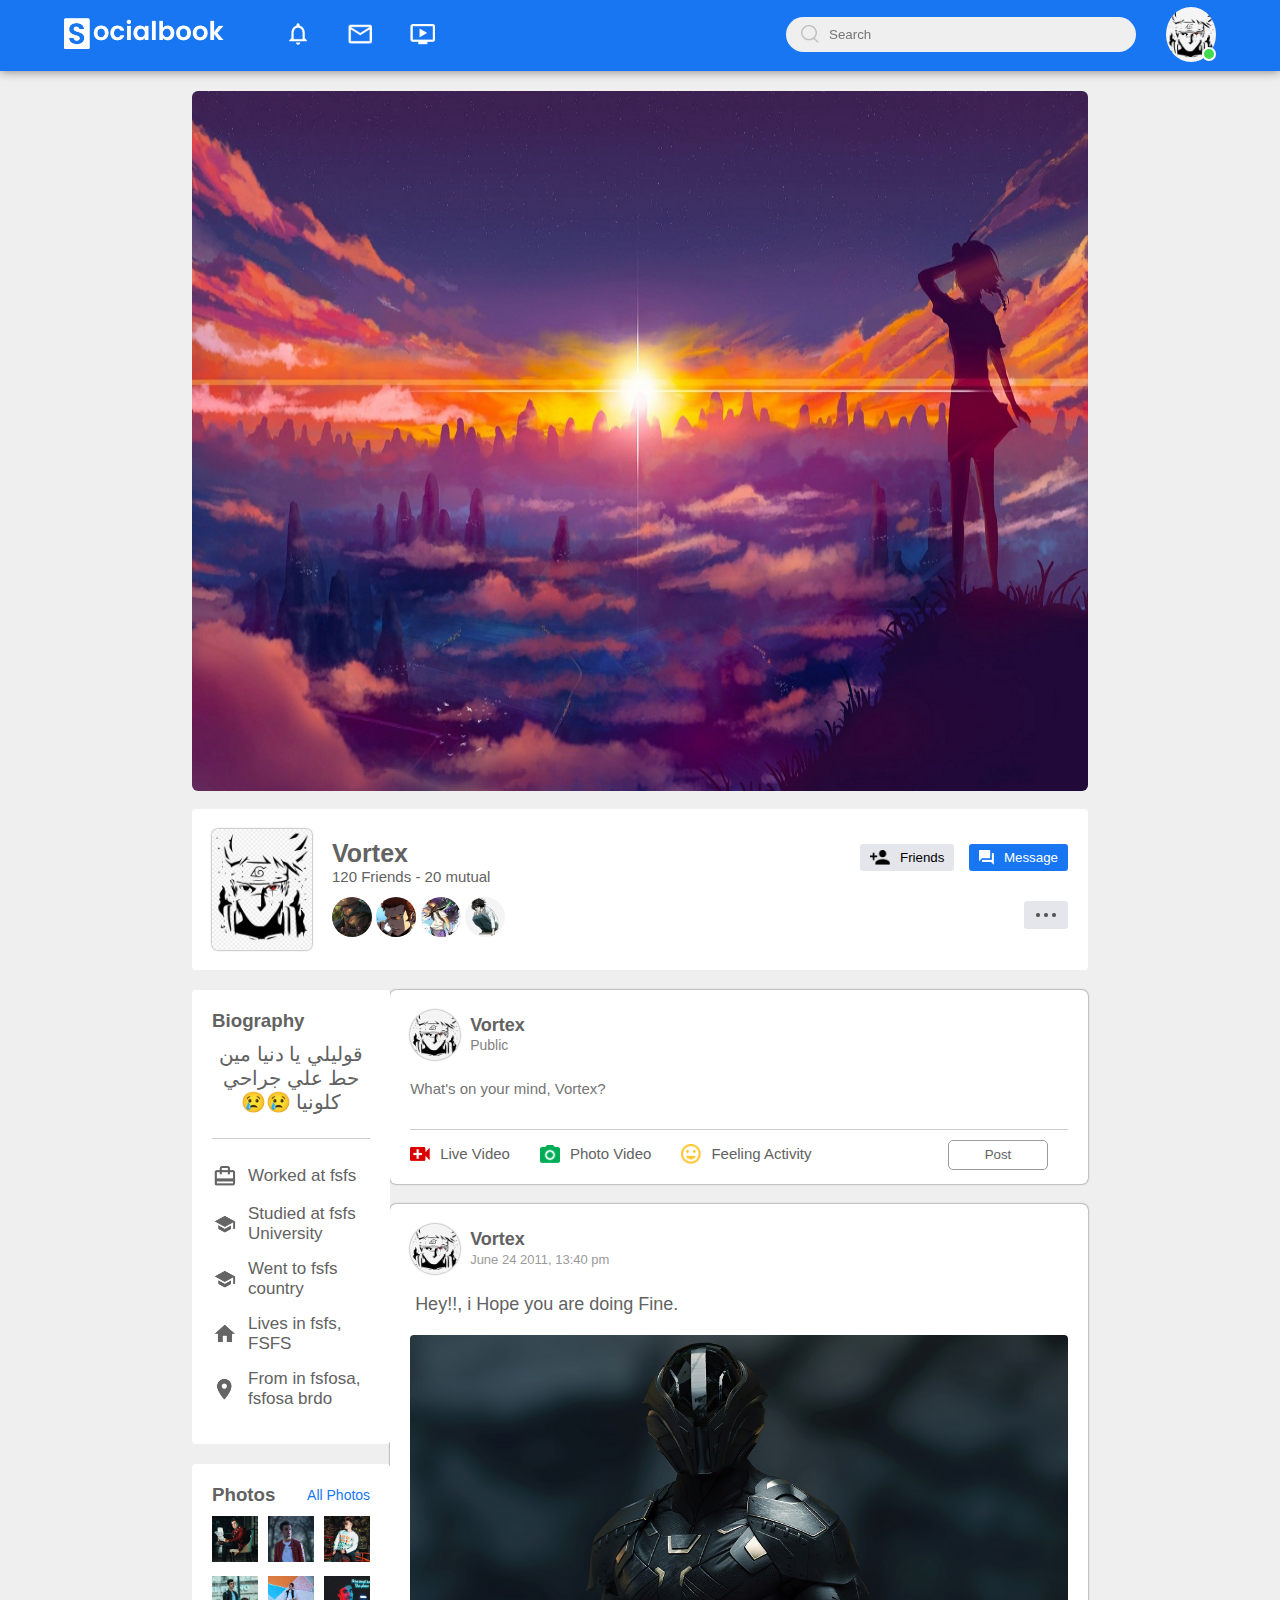
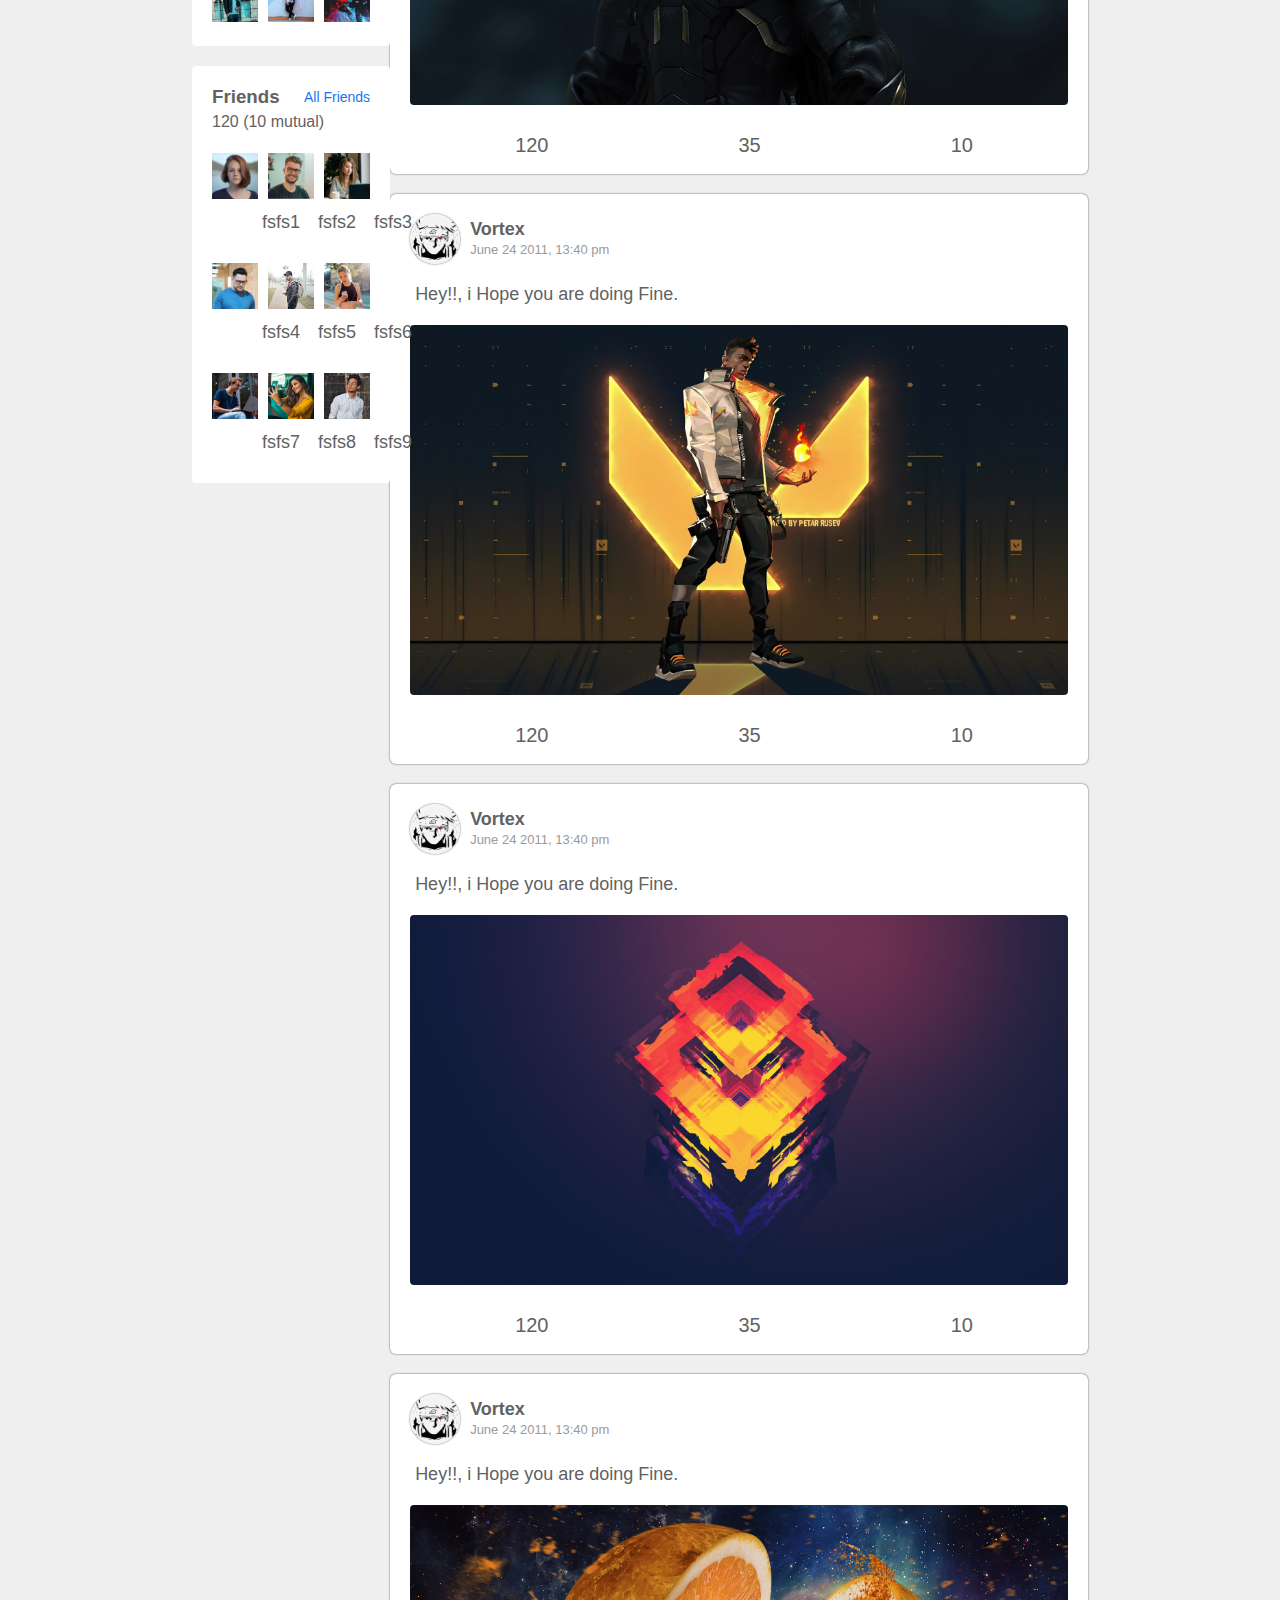
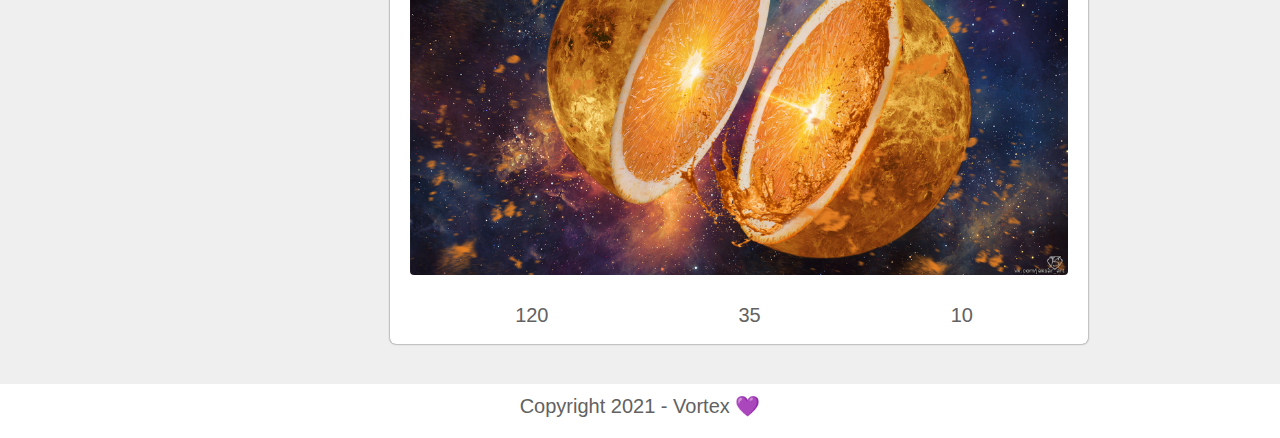
<file: profile.html>
<!DOCTYPE html>
<html lang="en">
  <head>
    <meta charset="UTF-8" />
    <meta http-equiv="X-UA-Compatible" content="IE=edge" />
    <meta name="viewport" content="width=device-width, initial-scale=1.0" />
    <title>SocialBook - Profile</title>

    <link
      rel="stylesheet"
      href="https://cdnjs.cloudflare.com/ajax/libs/font-awesome/6.0.0-beta2/css/all.min.css"
      integrity="sha512-YWzhKL2whUzgiheMoBFwW8CKV4qpHQAEuvilg9FAn5VJUDwKZZxkJNuGM4XkWuk94WCrrwslk8yWNGmY1EduTA=="
      crossorigin="anonymous"
      referrerpolicy="no-referrer"
    />
    <link rel="stylesheet" href="style.css" />
  </head>

  <body>
    <!-- ************ Nav-bar *********** -->
    <nav>
      <div class="nav-left">
        <a href="index.html"
          ><img src="images/logo.png" alt="logo img" class="logo"
        /></a>

        <ul>
          <li class="nav-left-icons">
            <img src="images/notification.png" alt="" />
          </li>
          <li class="nav-left-icons"><img src="images/inbox.png" alt="" /></li>
          <li class="nav-left-icons"><img src="images/video.png" alt="" /></li>
        </ul>
      </div>

      <div class="nav-right">
        <div class="search-box">
          <img src="images/search.png" alt="" />
          <input type="text" placeholder="Search" />
        </div>
        <div class="nav-user-icon online" onclick="settingsMenuToggle()">
          <img src="backgrounds/14.jpg" alt="" />
        </div>
      </div>

      <!-- ************ Settings-Menu *********** -->
      <div class="settings-menu">
        <div class="dark-btn" onclick="darkonclick()">
          <span></span>
        </div>

        <div class="settings-menu-inner">
          <div class="user-profile">
            <img src="backgrounds/14 - Copy.jpg" alt="" />
            <div>
              <p>Vortex</p>
              <a href="profile.html">See your profile</a>
            </div>
          </div>

          <hr />

          <div class="user-profile">
            <img src="images/feedback.png" alt="" />
            <div>
              <p>Give Feedback</p>
              <a href="#">Help us to improve</a>
            </div>
          </div>
          <hr />

          <div class="setting-links">
            <img src="images/setting.png" alt="" class="settings-icon" />
            <a href="#">
              Settings & Privacy
              <img src="images/arrow.png" class="arrow-img" width="10px" alt=""
            /></a>
          </div>

          <div class="setting-links">
            <img src="images/help.png" alt="" class="settings-icon" />
            <a href="#">
              Help & Support
              <img src="images/arrow.png" class="arrow-img" width="10px" alt=""
            /></a>
          </div>

          <div class="setting-links">
            <img src="images/display.png" alt="" class="settings-icon" />
            <a href="#">
              Display & Accessibility
              <img src="images/arrow.png" class="arrow-img" width="10px" alt=""
            /></a>
          </div>

          <div class="setting-links">
            <img src="images/logout.png" alt="" class="settings-icon" />
            <a href="#">
              Logout
              <img
                src="images/arrow.png"
                alt=""
                class="arrow-img"
                width="10px"
              />
            </a>
          </div>
        </div>
      </div>
    </nav>

    <!-- ************ Profile-page *********** -->
    <div class="profile-container">
      <!-- ************ Profile-Cover *********** -->
      <img src="backgrounds/3.jpg" alt="" class="cover-img" />

      <!-- ************ Profile-details *********** -->
      <div class="profile-details">
        <div class="pd-left">
          <div class="pd-row">
            <img src="backgrounds/14.jpg" alt="" class="pd-img" />
            <div>
              <h3>Vortex</h3>
              <p>120 Friends - 20 mutual</p>
              <img src="backgrounds/5.png" alt="" />
              <img src="backgrounds/7 - Copy.png" alt="" />
              <img src="backgrounds/10 - Copy.jpg" alt="" />
              <img src="backgrounds/23 - Copy.png" alt="" />
            </div>
          </div>
        </div>
        <div class="pd-right">
          <button type="button" class="profile-btn">
            <img src="images/add-friends.png" alt="" /> Friends
          </button>
          <button type="button" class="profile-btn">
            <img src="images/message.png" alt="" /> Message
          </button>
          <br />
          <a href=""> <img src="images/more.png" alt="" /></a>
        </div>
      </div>

      <!-- ************ Profile-main-content *********** -->
      <div class="profile-info">
        <!-- ************ information-column *********** -->
        <div class="info-col">
          <!-- ************ Bio *********** -->
          <div class="profile-intro-paragraph">
            <h3>Biography</h3>
            <p class="into-paragraph" dir="rtl">
              قوليلي يا دنيا مين حط علي جراحي كلونيا &#128546;&#128546;
            </p>
            <hr />
            <ul>
              <li>
                <img src="images/profile-job.png" alt="" /> Worked at fsfs
              </li>
              <li>
                <img src="images/profile-study.png" alt="" />Studied at fsfs
                University
              </li>
              <li>
                <img src="images/profile-study.png" alt="" />Went to fsfs
                country
              </li>
              <li>
                <img src="images/profile-home.png" alt="" />Lives in fsfs, FSFS
              </li>
              <li>
                <img src="images/profile-location.png" alt="" />From in fsfosa,
                fsfosa brdo
              </li>
            </ul>
          </div>

          <!-- ************ Photos *********** -->
          <div class="profile-intro">
            <div class="title-box">
              <h3>Photos</h3>
              <a href="">All Photos</a>
            </div>
            <div class="photo-box">
              <div><img src="images/photo1.png" alt="" /></div>
              <div><img src="images/photo2.png" alt="" /></div>
              <div><img src="images/photo3.png" alt="" /></div>
              <div><img src="images/photo4.png" alt="" /></div>
              <div><img src="images/photo5.png" alt="" /></div>
              <div><img src="images/photo6.png" alt="" /></div>
            </div>
          </div>

          <!-- ************ Friends *********** -->
          <div class="profile-intro">
            <div class="title-box">
              <h3>Friends</h3>
              <a href="">All Friends</a>
            </div>
            <p>120 (10 mutual)</p>
            <div class="friends-box">
              <div>
                <img src="images/member-1.png" alt="" />
                <p>fsfs1</p>
              </div>
              <div>
                <img src="images/member-2.png" alt="" />
                <p>fsfs2</p>
              </div>
              <div>
                <img src="images/member-3.png" alt="" />
                <p>fsfs3</p>
              </div>
              <div>
                <img src="images/member-4.png" alt="" />
                <p>fsfs4</p>
              </div>
              <div>
                <img src="images/member-5.png" alt="" />
                <p>fsfs5</p>
              </div>
              <div>
                <img src="images/member-6.png" alt="" />
                <p>fsfs6</p>
              </div>
              <div>
                <img src="images/member-7.png" alt="" />
                <p>fsfs7</p>
              </div>
              <div>
                <img src="images/member-8.png" alt="" />
                <p>fsfs8</p>
              </div>
              <div>
                <img src="images/member-9.png" alt="" />
                <p>fsfs9</p>
              </div>
            </div>
          </div>
        </div>

        <!-- ************ posts-column *********** -->
        <div class="post-col">
          <!-- ************ write-post-section *********** -->
          <div class="write-post-container">
            <div class="user-profile">
              <img src="backgrounds/14 - Copy.jpg" alt="" />
              <div>
                <p>Vortex</p>
                <small>Public <i class="fas fa-globe-americas"></i></small>
              </div>
            </div>

            <div class="post-input-container">
              <textarea
                rows="3"
                placeholder="What's on your mind, Vortex?"
              ></textarea>

              <div class="add-post-links">
                <a href="#"
                  ><img src="images/live-video.png" alt="" /> Live Video</a
                >
                <a href="#"
                  ><img src="images/photo.png" alt="" /> Photo Video</a
                >
                <a href="#"
                  ><img src="images/feeling.png" alt="" /> Feeling Activity</a
                >
                <button type="button" class="post-button">Post</button>
              </div>
            </div>
          </div>

          <!-- ************ posts-section *********** -->
          <div>
            <!-- ************ post-1 *********** -->
            <div class="post-container">
              <div class="post-row">
                <div class="user-profile">
                  <img src="backgrounds/14 - Copy.jpg" alt="" />
                  <div>
                    <p>Vortex</p>
                    <span>June 24 2011, 13:40 pm</span>
                  </div>
                </div>
                <a href="#"><i class="fas fa-ellipsis-v"></i></a>
              </div>

              <p class="post-text">Hey!!, i Hope you are doing Fine.</p>
              <img src="backgrounds/61 - Copy.jpg" alt="" class="post-img" />

              <div class="activity-container">
                <div>
                  <a href="#" class="activity"
                    ><i class="far fa-thumbs-up icons"></i> 120</a
                  >
                </div>
                <div>
                  <a href="#" class="activity"
                    ><i class="far fa-comments icons"></i> 35</a
                  >
                </div>
                <div>
                  <a href="#" class="activity"
                    ><i class="fas fa-share icons"></i> 10</a
                  >
                </div>
              </div>
            </div>
            <!-- ************ post-2 *********** -->
            <div class="post-container">
              <div class="post-row">
                <div class="user-profile">
                  <img src="backgrounds/14 - Copy.jpg" alt="" />
                  <div>
                    <p>Vortex</p>
                    <span>June 24 2011, 13:40 pm</span>
                  </div>
                </div>
                <a href="#"><i class="fas fa-ellipsis-v"></i></a>
              </div>

              <p class="post-text">Hey!!, i Hope you are doing Fine.</p>
              <img src="backgrounds/62 - Copy.jpg" alt="" class="post-img" />

              <div class="activity-container">
                <a href="#" class="activity"
                  ><i class="far fa-thumbs-up icons"></i> 120</a
                >
                <a href="#" class="activity"
                  ><i class="far fa-comments icons"></i> 35</a
                >
                <a href="#" class="activity"
                  ><i class="fas fa-share icons"></i> 10</a
                >
              </div>
            </div>

            <!-- ************ post-3 *********** -->
            <div class="post-container">
              <div class="post-row">
                <div class="user-profile">
                  <img src="backgrounds/14 - Copy.jpg" alt="" />
                  <div>
                    <p>Vortex</p>
                    <span>June 24 2011, 13:40 pm</span>
                  </div>
                </div>
                <a href="#"><i class="fas fa-ellipsis-v"></i></a>
              </div>

              <p class="post-text">Hey!!, i Hope you are doing Fine.</p>
              <img src="backgrounds/63 - Copy.jpg" alt="" class="post-img" />

              <div class="activity-container">
                <a href="#" class="activity"
                  ><i class="far fa-thumbs-up icons"></i> 120</a
                >
                <a href="#" class="activity"
                  ><i class="far fa-comments icons"></i> 35</a
                >
                <a href="#" class="activity"
                  ><i class="fas fa-share icons"></i> 10</a
                >
              </div>
            </div>

            <!-- ************ post-4 *********** -->
            <div class="post-container">
              <div class="post-row">
                <div class="user-profile">
                  <img src="backgrounds/14 - Copy.jpg" alt="" />
                  <div>
                    <p>Vortex</p>
                    <span>June 24 2011, 13:40 pm</span>
                  </div>
                </div>
                <a href="#"><i class="fas fa-ellipsis-v"></i></a>
              </div>

              <p class="post-text">Hey!!, i Hope you are doing Fine.</p>
              <img
                src="backgrounds/orange-artistic-56-1920x1080.jpg"
                alt=""
                class="post-img"
              />

              <div class="activity-container">
                <a href="#" class="activity"
                  ><i class="far fa-thumbs-up icons"></i> 120</a
                >
                <a href="#" class="activity"
                  ><i class="far fa-comments icons"></i> 35</a
                >
                <a href="#" class="activity"
                  ><i class="fas fa-share icons"></i> 10</a
                >
              </div>
            </div>
          </div>
        </div>
      </div>
    </div>

    <!-- ************ Footer *********** -->
    <div class="footer">
      <p>
        Copyright 2021 - Vortex <span class="emoji-animation">&#128156;</span>
      </p>
    </div>

    <!-- ************ JAVA SCRIPT*********** -->
    <script src="script.js"></script>
  </body>
</html>
</file>
<file: style.css>
/* Table of Contents 
----------------------
    0- Global Styles
    1- Nav-bar
        -> nav-left
        -> nav-right
        -> settings-menu
        -> dark-button

    Page >> 2- Left-sidebar
            >> 2.1 important-links
            >> 2.2 your-shortcuts

        >> 3- main-content
            >> 3.1- Story-section
            >> 3.2- posts-section

        >> 4- Right-sidebar
            >> 4.1 Events-Section
            >> 4.2 Ads-Section
            >> 4.3 Chats-Sections

        >> 5- footer


      Profile Page >> -Cover
                      -Profile-Detailes
                      -Profile-Info
                        -
*/

/* ********* 0- Global Styles *********** */

* {
  margin: 0;
  padding: 0;
  font-family: "poppins", sans-serif;
  box-sizing: border-box;
}

:root {
  --body-color: #efefef;
  --nav-color: #1876f2;
  --bg-color: #fff;
  --shadow-color: rgba(0, 0, 0, 0.7);
}

.dark-theme {
  --body-color: #0a0a0a;
  --nav-color: rgb(17, 17, 17);
  --bg-color: rgb(17, 17, 17);
  --shadow-color: rgba(255, 255, 255);
}

body {
  background-color: var(--body-color);
  transition: all 0.3s;
}

/* ********* 1- Nav-bar *********** */
nav {
  display: flex;
  align-items: center;
  justify-content: space-between;
  background-color: var(--nav-color);
  padding: 5px 5%;
  position: sticky;
  top: 0;
  z-index: 999;
  box-shadow: 0 0 10px rgba(0, 0, 0, 0.5);
}

.nav-left-icons:hover {
  cursor: pointer;
}
.logo {
  width: 160px;
  margin-right: 45px;
  cursor: pointer;
}

.nav-left,
.nav-right {
  display: flex;
  align-items: center;
}

.nav-left ul li {
  list-style: none;
  display: inline-block;
}

.nav-left ul li img {
  width: 28px;
  margin: 0 15px;
}

.nav-user-icon img {
  width: 50px;
  height: 55px;
  border-radius: 50%;
  cursor: pointer;
}

.nav-user-icon {
  margin-left: 30px;
  margin-top: 2px;
}

.search-box {
  background-color: #efefef;
  width: 350px;
  border-radius: 20px;
  display: flex;
  align-items: center;
  padding: 0 15px;
  margin-bottom: 3px;
  cursor: pointer;
}

.search-box img {
  width: 18px;
}

.search-box input {
  width: 100%;
  background: transparent;
  padding: 10px;
  outline: none;
  border: 0;
}

.online {
  position: relative;
}

.online::after {
  content: "";
  width: 10px;
  height: 10px;
  border: 2px solid #fff;
  border-radius: 50%;
  background: #41db51;
  position: absolute;
  bottom: 5px;
  right: 0;
}

.offline {
  position: relative;
}

.offline::after {
  content: "";
  width: 10px;
  height: 10px;
  border: 2px solid #fff;
  border-radius: 50%;
  background: #db4141;
  position: absolute;
  bottom: 5px;
  right: 0;
}

/* ********* Settings-menu *********** */
.settings-menu {
  position: absolute;
  width: 90%;
  max-width: 350px;
  background: var(--bg-color);
  box-shadow: 0 0 10px rgba(0, 0, 0, 0.4);
  border-radius: 4px;
  overflow: hidden;
  top: 110%;
  right: 5%;
  max-height: 0;
  transition: all 0.3s;
}

.settings-menu-height {
  max-height: 450px;
}

/* ********* dark-button *********** */
.dark-btn {
  position: absolute;
  top: 20px;
  right: 20px;
  background: #ccc;
  width: 45px;
  border-radius: 15px;
  padding: 2px 3px;
  cursor: pointer;
  display: flex;
  transition: all 0.5s;
}
.dark-btn span {
  width: 18px;
  height: 18px;
  background: #fff;
  border-radius: 50%;
  display: inline-block;
}
.dark-btn.dark-btn-on {
  padding-left: 23px;
  background: #ccc;
}

.user-profile a {
  text-decoration: none;
  font-size: 14px;
  color: #1876f2;
}

.settings-menu-inner {
  padding: 20px;
}
.settings-menu hr {
  border: 0;
  height: 1px;
  background: #9a9a9a;
  margin: 15px 0;
}

.setting-links {
  display: flex;
  align-items: center;
  margin: 15px 0;
  margin-bottom: 20px;
}
.setting-links .settings-icon {
  width: 38px;
  margin-right: 13px;
  border-radius: 50%;
}
.setting-links a {
  display: flex;
  flex: 1;
  align-items: center;
  justify-content: space-between;
  text-decoration: none;
  color: #626262;
}
.arrow-img {
  margin-right: 15px;
}

/* ********* 2- The page *********** */
.container {
  display: flex;
  justify-content: space-between;
  padding: 13px 5%;
}

.right-sidebar {
  background: var(--bg-color);
  flex-basis: 25%;
  position: sticky;
  top: 70px;
  align-self: flex-start;
  padding: 20px;
  border-radius: 4px;
  color: #626262;
  box-shadow: 0 0 1px #0a0a0a;
}

.main-content {
  flex-basis: 47%;
}

/* ********* 2- Left-sidebar *********** */
.left-sidebar {
  flex-basis: 25%;
  position: sticky;
  top: 70px;
  align-self: flex-start;
}

/* ********* 2.1- important-links *********** */
.imp-links a,
.shortcut-links a {
  display: flex;
  align-items: center;
  text-decoration: none;
  margin-bottom: 30px;
  color: #626262;
  width: fit-content;
  font-size: 18px;
}
.imp-links a img {
  width: 25px;
  margin-right: 15px;
}
.imp-links a:last-child {
  color: #1876f2;
}
.imp-links {
  border-bottom: 1px solid #ccc;
}

/* ********* 2.2- your-shortcuts *********** */
.shortcut-links a img {
  border-radius: 4px;
  width: 40px;
  margin-right: 15px;
}
.shortcut-links p {
  margin: 25px 0;
  color: #626262;
  font-weight: 600;
  font-size: 16px;
}
.sidebar-title {
  display: flex;
  align-items: center;
  justify-content: space-between;
  margin-bottom: 18px;
}

/* ********* 4- Right-sidebar *********** */
.right-sidebar h4 {
  font-weight: 600;
  font-size: 16px;
}

/* ********* 4.1- Events-Section *********** */
.sidebar-title a {
  text-decoration: none;
  color: #1876f2;
  font-size: 12px;
}
.event {
  display: flex;
  font-size: 18px;
  margin-bottom: 25px;
}
.right-event {
  margin-top: 10px;
}
.left-event {
  border-radius: 10px;
  height: 65px;
  width: 65px;
  margin-right: 25px;
  padding-top: 10px;
  text-align: center;
  position: relative;
  overflow: hidden;
  box-shadow: 0 0 10px rgba(0, 0, 0, 0.1);
  background: rgb(218, 214, 214);
}
.event p {
  font-size: 14px;
}
.event a {
  font-size: 12px;
  text-decoration: none;
  color: #1876f2;
}
.left-event span {
  position: absolute;
  bottom: 0;
  left: 0;
  width: 100%;
  background: var(--nav-color);
  color: #fff;
  font-size: 13px;
  padding: 4px 0;
}
.left-event h3 {
  margin-top: 3px;
}

/* ********* 4.2- Ads-Section *********** */
.sidebar-ads {
  width: 100%;
  margin-bottom: 20px;
  border-radius: 4px;
}

/* ********* 4.3- Chats-Section *********** */
.online-list {
  display: flex;
  align-items: center;
  margin-bottom: 20px;
  font-size: 17px;
  border-radius: 30px;
  cursor: pointer;
}

.online-list .online img,
.online-list .offline img {
  width: 50px;
  border-radius: 50%;
}

.online-list .online,
.online-list .offline {
  width: 50px;
  border-radius: 50%;
  margin-right: 15px;
}

/* ********* 3- Main-Content *********** */

/* ********* 3.1- Story-Section *********** */
.story-gallery {
  display: flex;
  justify-content: space-between;
  margin-bottom: 20px;
}

.story {
  flex-basis: 18%;
  padding-top: 32%;
  position: relative;
  background-position: center;
  background-size: cover;
  border-radius: 10px;
  transition: all 0.3s;
}
.story:hover {
  box-shadow: 0 0 10px var(--shadow-color);
  transform: translateY(-5px);
  cursor: pointer;
}
.story img {
  position: absolute;
  width: 45px;
  border-radius: 50%;
  top: 10px;
  left: 10px;
  border: 5px solid #1876f2;
}
.story p {
  position: absolute;
  bottom: 10px;
  width: 100%;
  text-align: center;
  color: #fff;
  font-size: 18px;
}

.story1 {
  background-image: linear-gradient(transparent, rgba(0, 0, 0, 0.7)),
    url(backgrounds/14.jpg);
}
.story2 {
  background-image: linear-gradient(transparent, rgba(0, 0, 0, 0.7)),
    url(backgrounds/21.jpg);
}
.story3 {
  background-image: linear-gradient(transparent, rgba(0, 0, 0, 0.7)),
    url(backgrounds/24.jpg);
}
.story4 {
  background-image: linear-gradient(transparent, rgba(0, 0, 0, 0.7)),
    url(backgrounds/35.jpg);
}
.story5 {
  background-image: linear-gradient(transparent, rgba(0, 0, 0, 0.7)),
    url(backgrounds/54.jpg);
}
.story.story1 img {
  top: unset;
  left: 50%;
  bottom: 40px;
  transform: translateX(-50%);
  border: 0;
}

/* ********* 2.- write-post-Section *********** */
.write-post-container {
  width: 100%;
  background: var(--bg-color);
  border-radius: 6px;
  padding: 20px;
  color: #626262;
  box-shadow: 0 0 2px var(--shadow-color);
}
.user-profile {
  display: flex;
  align-items: center;
  cursor: pointer;
}
.user-profile img {
  width: 50px;
  /* height: 55px; */
  border-radius: 50%;
  margin-right: 10px;
  box-shadow: 0 0 2px var(--shadow-color);
}

.user-profile p {
  margin-bottom: 0;
  font-weight: 550;
  font-size: 18px;
  color: #626262;
}
.user-profile small {
  font-size: 14px;
  opacity: 0.8;
}
.post-input-container {
  padding-top: 20px;
  position: relative;
  width: 100%;
  margin-right: 50px;
}
.post-input-container textarea {
  font-size: 15px;
  font-weight: 500;
  width: 100%;
  height: 50px;
  border: 0;
  outline: 0;
  border-bottom: 1px solid #ccc;
  background: transparent;
  resize: none;
}
.add-post-links {
  display: flex;
  margin-top: 10px;
}
.add-post-links a {
  text-decoration: none;
  display: flex;
  align-items: center;
  color: #626262;
  margin-right: 30px;
  font-size: 15px;
}
.add-post-links a img {
  width: 20px;
  margin-right: 10px;
}
.post-button {
  position: absolute;
  right: 20px;
  top: 80px;
  border-radius: 5px;
  border: none;
  width: 100px;
  height: 30px;
  text-align: center;
  border: 1px solid #9a9a9a;
  color: #626262;
  background: transparent;
  cursor: pointer;
  transition: all 0.3s;
}

.post-button:hover {
  transform: translateY(-2px);
  /* box-shadow: 0 0 10px rgb(255, 255, 255); */
  text-shadow: 0 0 1px var(--shadow-color);
  box-shadow: 0 0 5px var(--shadow-color);
}

.post-container {
  width: 100%;
  background: var(--bg-color);
  border-radius: 6px;
  padding: 20px;
  color: #626262;
  margin: 20px 0;
  box-shadow: 0 0 2px var(--shadow-color);
}
.user-profile span {
  font-size: 13px;
  color: #9a9a9a;
}
.post-text {
  color: #626262;
  margin: 20px 5px;
  font-size: 18px;
  font-weight: 500;
}
.post-img {
  width: 100%;
  border-radius: 4px;
  margin-bottom: 5px;
}
.post-row {
  display: flex;
  align-items: center;
  justify-content: space-between;
}

.activity-icons div img {
  margin-left: 15px;
  width: 22px;
  margin-right: 10px;
}
.activity-icons div {
  display: inline-flex;
  align-items: center;
  padding: 10px 90px 10px 90px;
  cursor: pointer;
}

.post-profile-icon {
  display: flex;
  align-items: center;
}
.post-profile-icon img {
  width: 20px;
  border-radius: 50%;
  margin-right: 5px;
}
.post-row a {
  color: #626262;
  transform: rotate(90deg);
  font-size: 20px;
  margin-right: 15px;
}

.activity-container {
  display: flex;
  height: 40px;
  align-items: center;
  margin-left: 10px;
}
.activity {
  text-decoration: none;
  padding: 10px 95px;
  font-size: 20px;
  display: inline-block;
  color: #626262;
  border-radius: 10px;
  transition: all 0.4s;
}

.activity:hover {
  transform: translateY(5px);
  box-shadow: 0 0 10px var(--shadow-color);
}
.icons {
  font-size: 15px;
  margin-right: 10px;
  color: #626262;
  transform: scale(1.5, 1.5);
  display: inline-block;
}

.load-more-btn {
  display: block;
  margin: auto;
  cursor: pointer;
  padding: 5px 10px;
  border: 1px solid #9a9a9a;
  color: #626262;
  background: transparent;
  border-radius: 4px;
  transition: all 0.3s;
}

.load-more-btn:hover {
  transform: translateY(-2px);
  /* box-shadow: 0 0 10px rgb(255, 255, 255); */
  text-shadow: 0 0 0.5px var(--shadow-color);
  box-shadow: 0 0 5px var(--shadow-color);
}

/* ********* 5.- write-post-Section *********** */
.footer {
  text-align: center;
  background: var(--bg-color);
  color: #626262;
  padding: 10px 0 20px;
  font-size: 20px;
}

.emoji-animation {
  animation: emo 2s infinite;
}
@keyframes emo {
  0% {
    opacity: 1;
  }
  50% {
    opacity: 0;
  }
  100% {
    opacity: 1;
  }
}

/* ********* Profile-Page *********** */
.profile-container {
  padding: 20px 15%;
  color: #626262;
}
/* ********* Profile-Cover *********** */
.cover-img {
  width: 100%;
  border-radius: 6px;
  margin-bottom: 14px;
  height: 700px;
}

/* ********* Profile-Details *********** */
.profile-details {
  background: var(--bg-color);
  padding: 20px;
  border-radius: 4px;
  display: flex;
  align-items: flex-start;
  justify-content: space-between;
}
.pd-row {
  display: flex;
  align-items: flex-start;
}
.pd-img {
  width: 100px;
  margin-right: 20px;
  border-radius: 6px;
  box-shadow: 0 0 2px var(--shadow-color);
}
.pd-row div {
  margin-top: 10px;
}
.pd-row div h3 {
  font-size: 25px;
  font-weight: 600;
}
.pd-row div p {
  font-size: 15px;
}
.pd-row div img {
  width: 40px;
  height: 40px;
  border-radius: 50%;
  margin-top: 12px;
}
.pd-right button {
  background: #1876f2;
  border: 0;
  outline: 0;
  padding: 6px 10px;
  display: inline-flex;
  align-items: center;
  color: #fff;
  border-radius: 3px;
  margin-left: 10px;
  cursor: pointer;
}
.pd-right button img {
  height: 15px;
  margin-right: 10px;
}
.pd-right button:first-child {
  background: #e4e6eb;
  color: #000;
}
.pd-right {
  text-align: right;
  margin-top: 15px;
}
.pd-right a {
  background: #e4e6eb;
  border-radius: 3px;
  padding: 12px;
  display: inline-flex;
  margin-top: 30px;
}
.pd-right a img {
  width: 20px;
}

/* ********* Profile-Details *********** */
.profile-info {
  display: flex;
  align-self: flex-start;
  justify-content: space-between;
  margin-top: 20px;
}
.info-col {
  flex-basis: 33%;
}
.post-col {
  flex-basis: 65%;
}
.profile-intro-paragraph {
  background: var(--bg-color);
  padding: 20px;
  margin-bottom: 20px;
  border-radius: 4px;
  position: relative;
}
.profile-intro-paragraph h3 {
  font-weight: 600;
}
.profile-intro-paragraph p {
  text-align: center;
  margin: 10px 0;
  font-size: 20px;
}
.profile-intro-paragraph p img {
  width: 15px;
  margin-bottom: -3px;
}
.profile-intro-paragraph hr {
  border: 0;
  height: 1px;
  background: #ccc;
  margin: 24px 0;
}
.profile-intro-paragraph ul li {
  list-style: none;
  font-size: 17px;
  margin: 15px 0;
  display: flex;
  align-items: center;
}
.profile-intro-paragraph ul li img {
  width: 26px;
  margin-right: 10px;
}

.profile-intro {
  background: var(--bg-color);
  padding: 20px;
  margin-bottom: 20px;
  border-radius: 4px;
  position: relative;
}

.profile-intro h3 {
  font-weight: 600;
}
.profile-intro p {
  text-align: center;
  margin: 10px 0;
  font-size: 30px;
}
.into-paragraph {
  text-align: center;
  margin: 10px 0;
  font-size: 50px;
}
.profile-intro p img {
  width: 15px;
  margin-bottom: -3px;
}
.profile-intro hr {
  border: 0;
  height: 1px;
  background: #ccc;
  margin: 24px 0;
  margin-top: 45px;
}
.profile-intro ul li {
  list-style: none;
  font-size: 17px;
  margin: 15px 0;
  display: flex;
  align-items: center;
}
.profile-intro ul li img {
  width: 26px;
  margin-right: 10px;
}
.title-box {
  display: flex;
  align-items: center;
  justify-content: space-between;
  margin-bottom: -5px;
}
.title-box a {
  text-decoration: none;
  color: #1876f2;
  font-size: 14px;
}
.photo-box {
  display: grid;
  grid-template-columns: repeat(3, auto);
  grid-gap: 10px;
  margin-top: 15px;
}
.photo-box div img {
  width: 100%;
  cursor: pointer;
}
.profile-intro p {
  font-size: 16px;
  position: absolute;
  margin-bottom: 10px;
}
.friends-box {
  display: grid;
  grid-template-columns: repeat(3, auto);
  grid-gap: 10px;
  margin-top: 40px;
}
.friends-box div img {
  width: 100%;
  cursor: pointer;
  padding-bottom: 30px;
  padding-top: 10px;
  margin-bottom: 10px;
}
.friends-box div {
  position: relative;
}
.friends-box p {
  position: absolute;
  bottom: 0;
  left: 50px;
  font-size: 18px;
}
</file>
